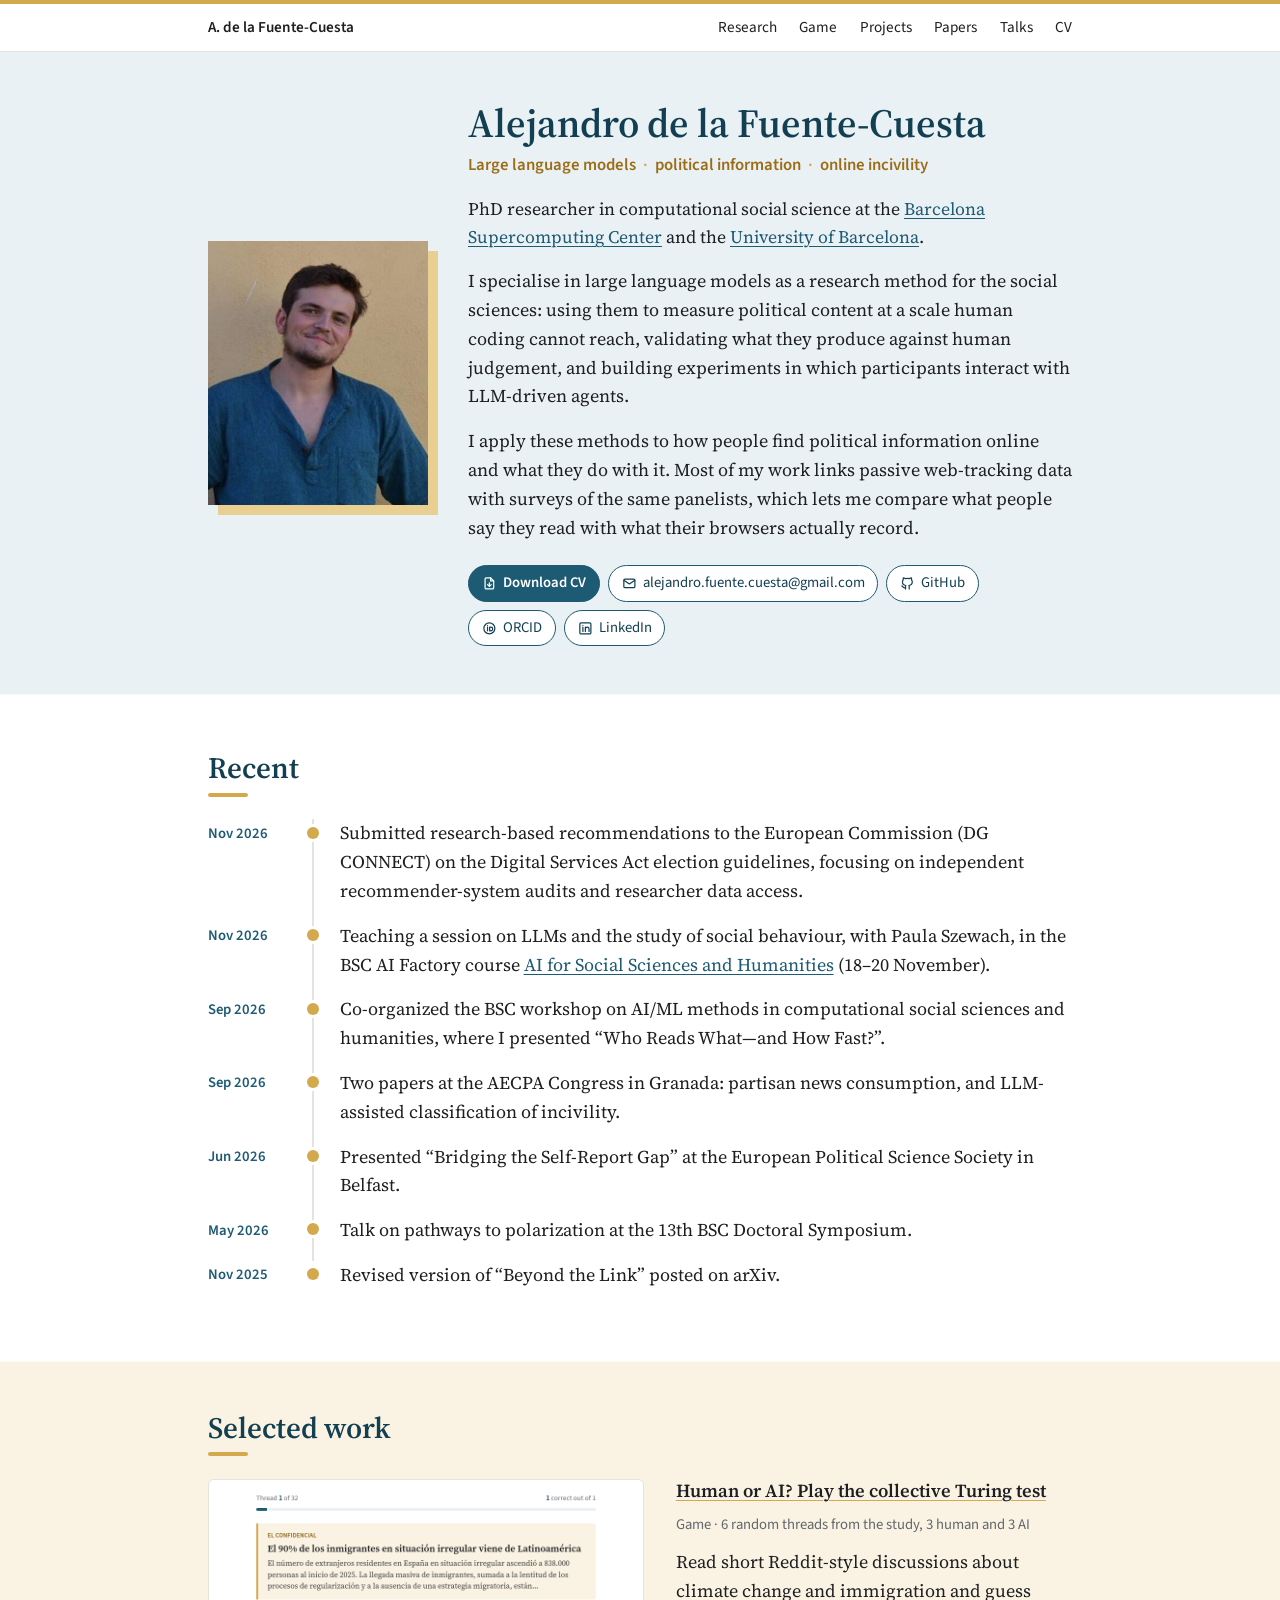
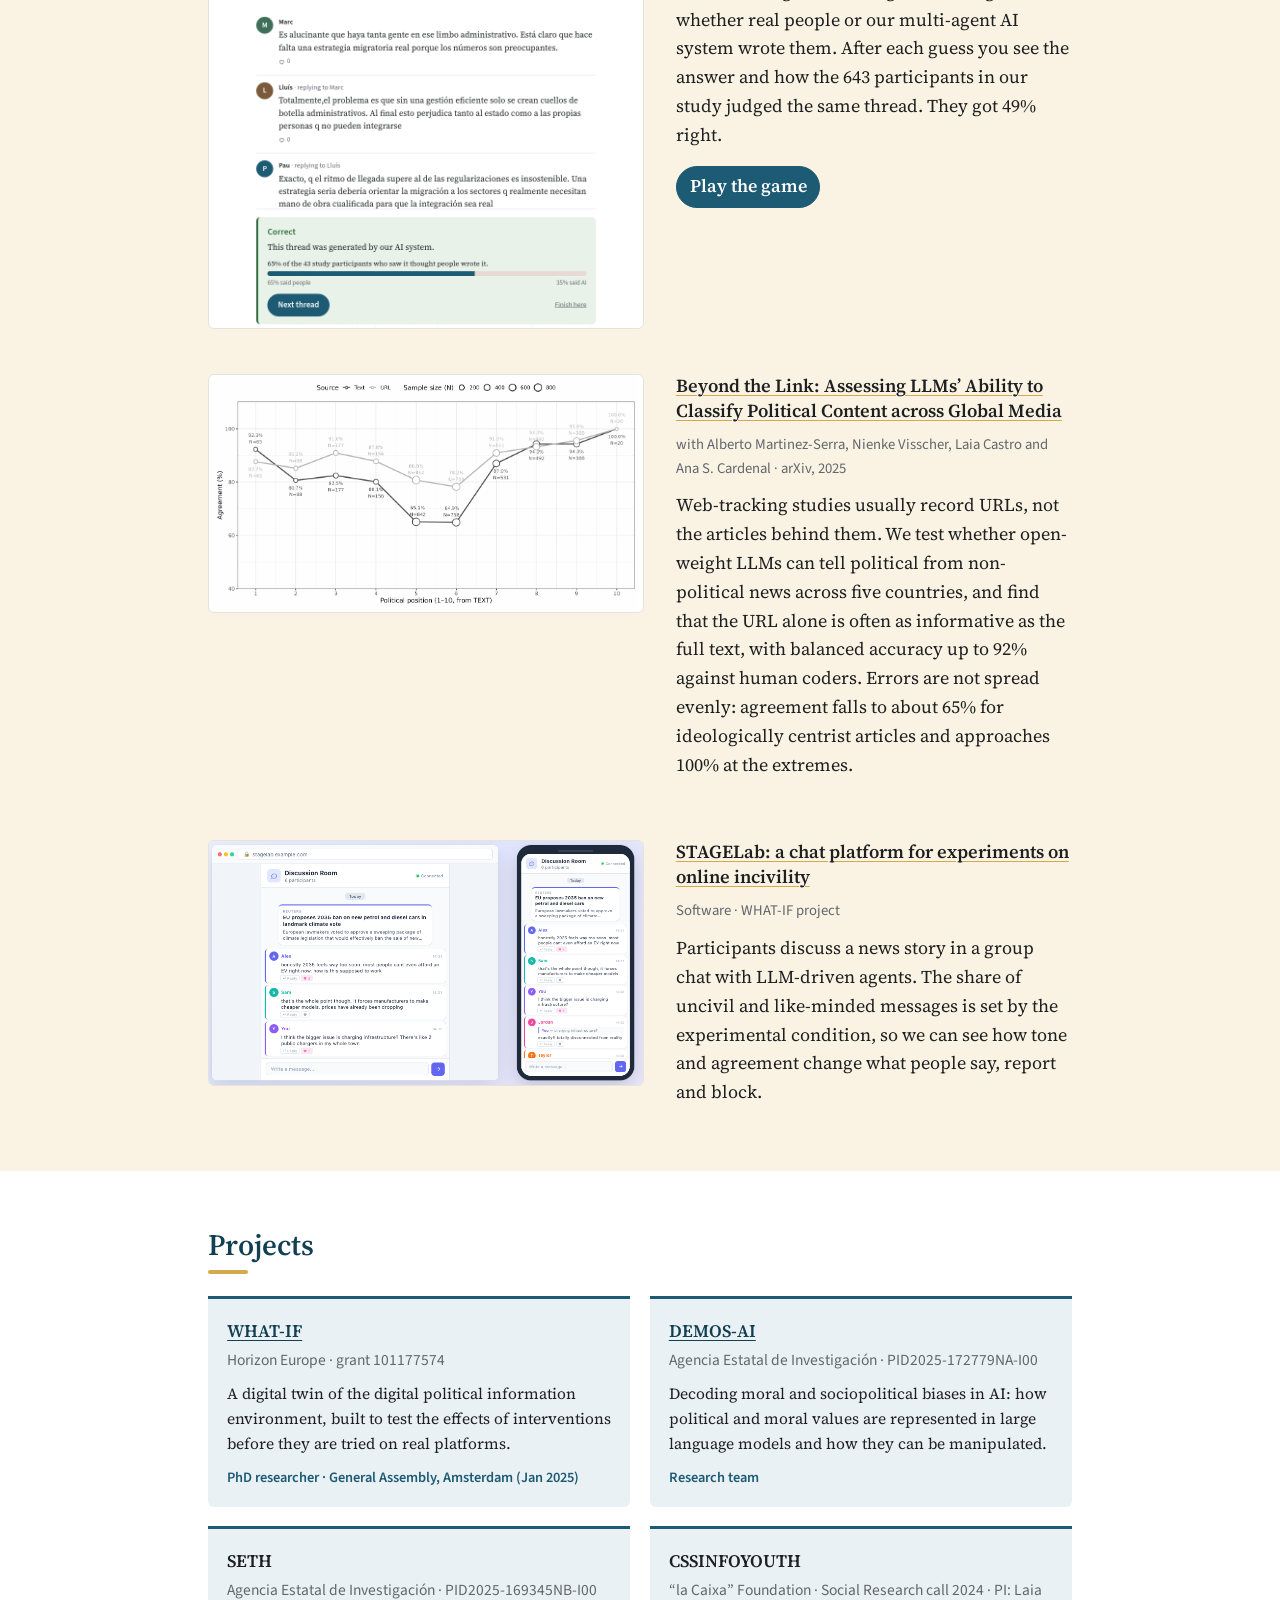
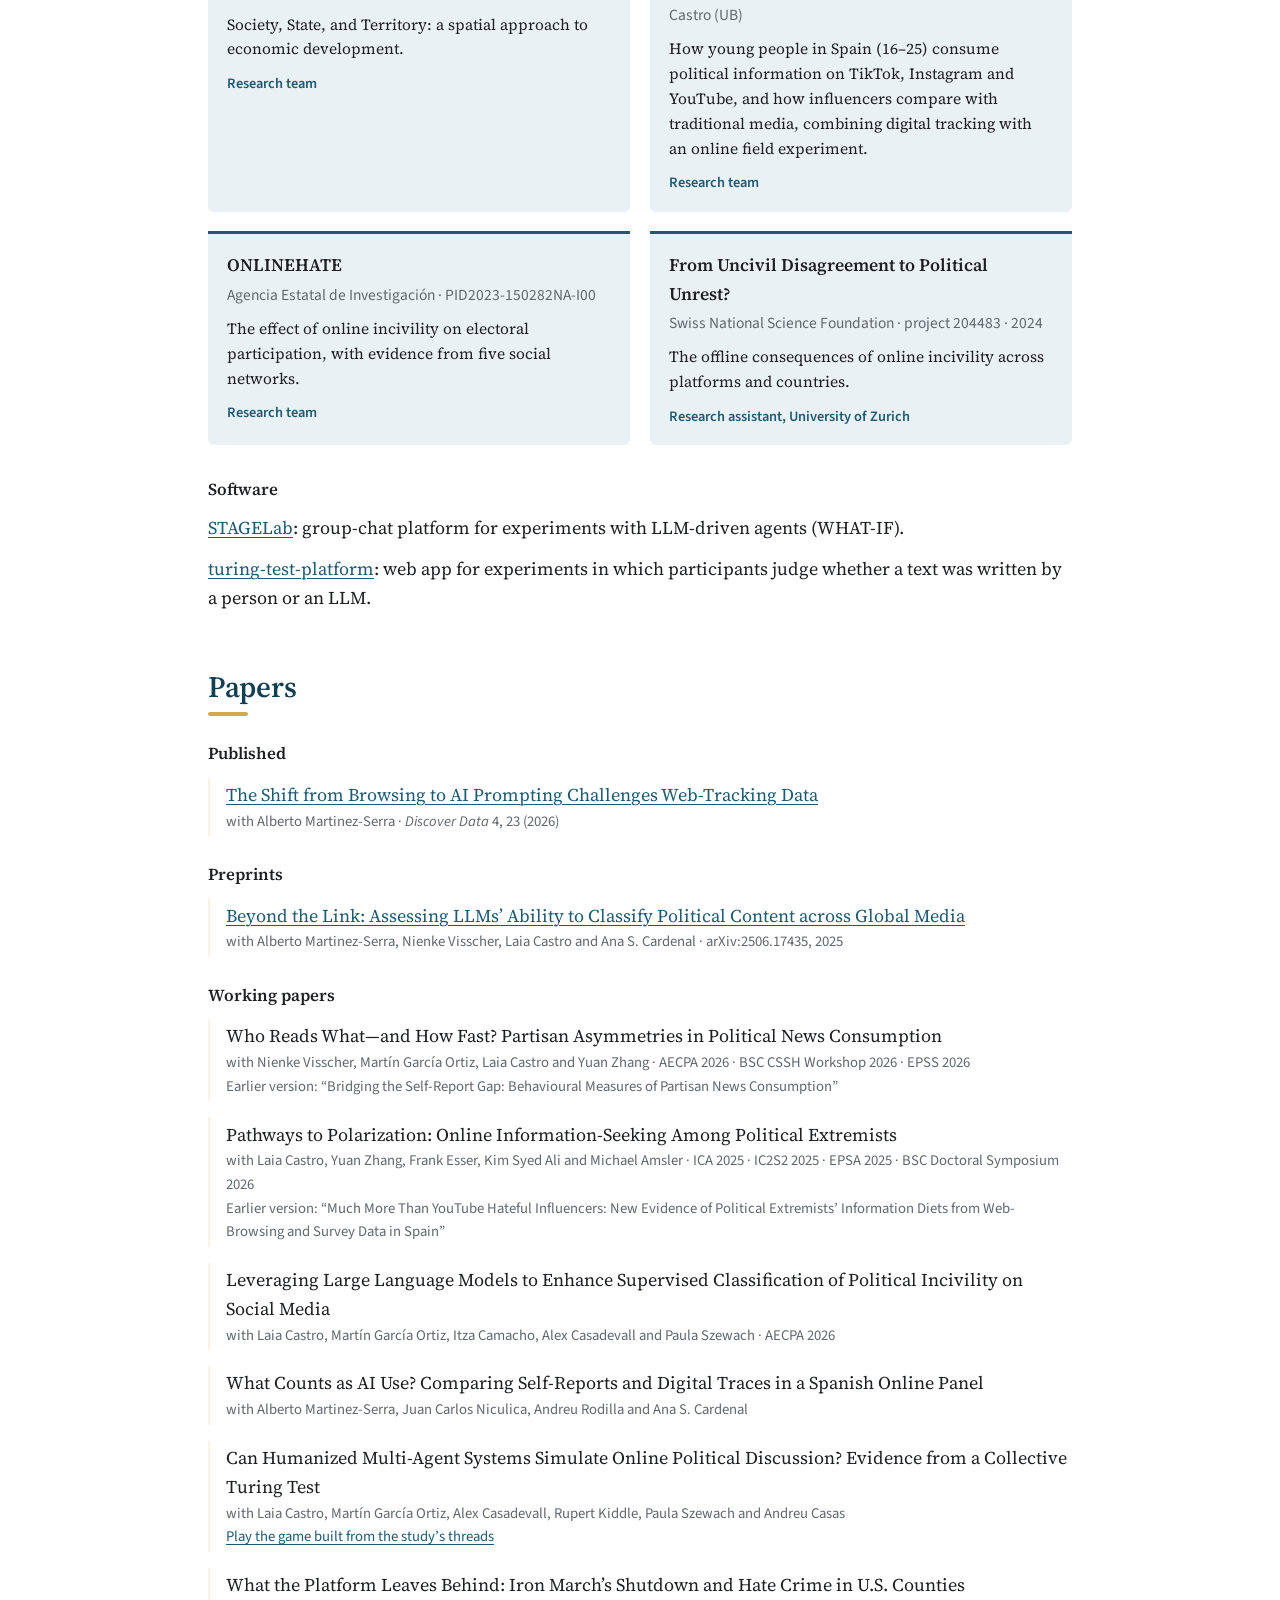
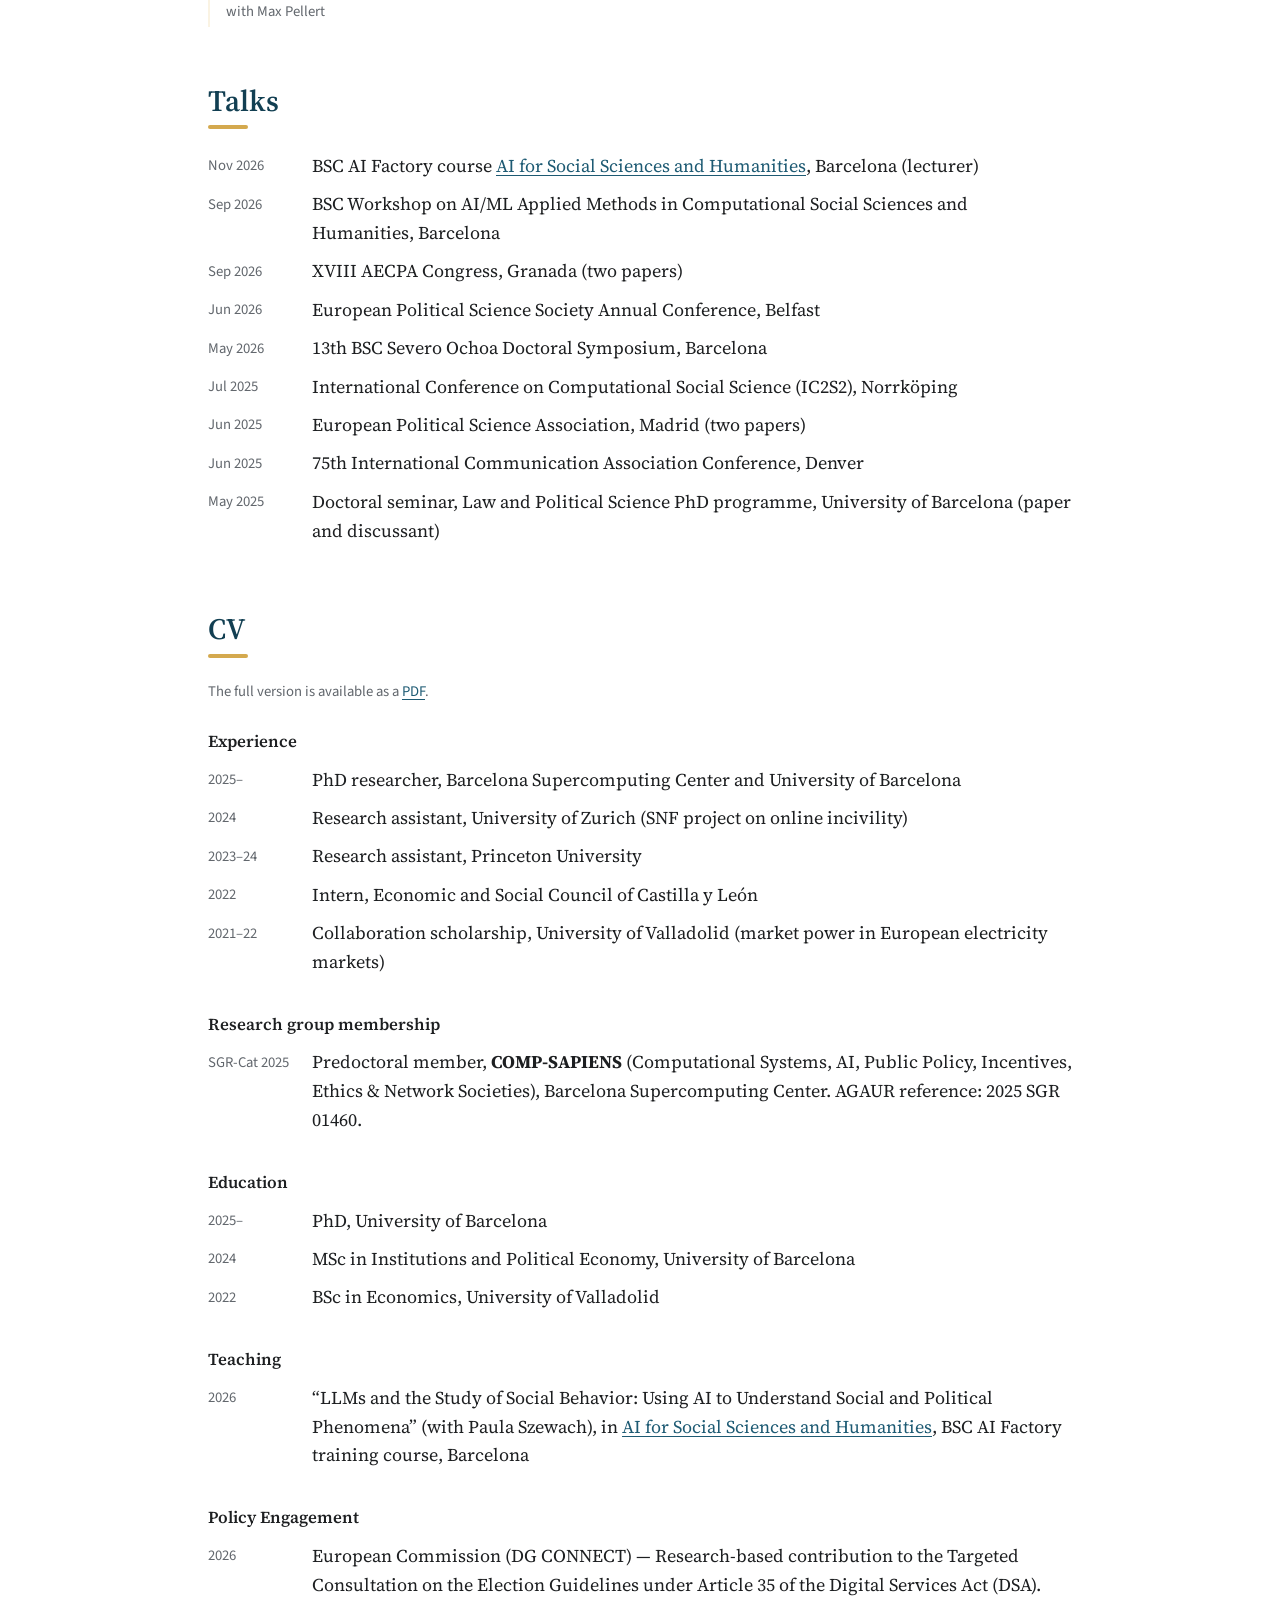
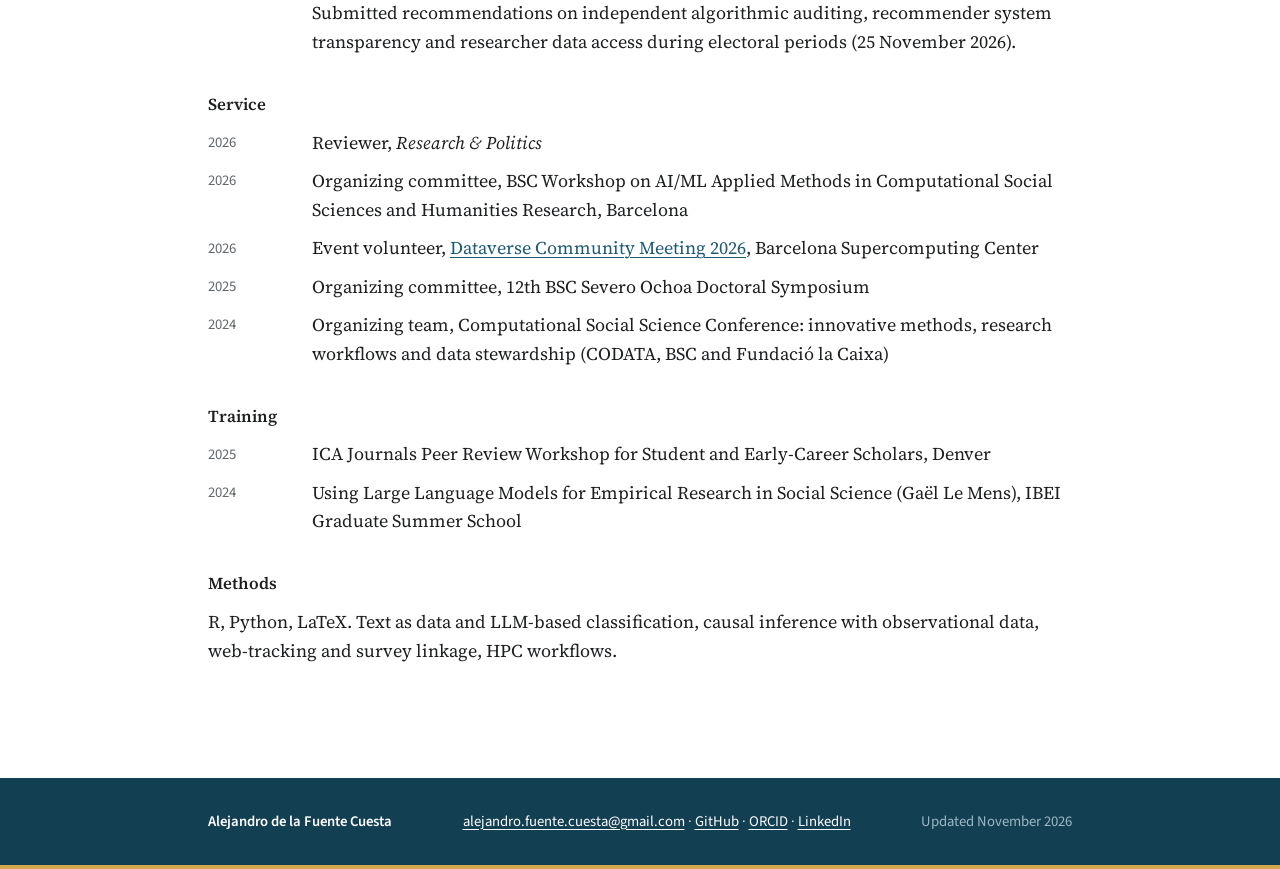
<file: index.html>
<!doctype html>
<html lang="en">
<head>
<meta charset="utf-8">
<meta name="viewport" content="width=device-width, initial-scale=1">
<title>Alejandro de la Fuente Cuesta · PhD researcher, BSC &amp; University of Barcelona</title>
<meta name="description" content="Alejandro de la Fuente Cuesta (Alejandro de la Fuente-Cuesta), PhD researcher at the Barcelona Supercomputing Center and the University of Barcelona, specialising in large language models as a research method for the social sciences.">
<meta name="author" content="Alejandro de la Fuente Cuesta">
<meta name="google-site-verification" content="A7DSYJ0JhT891RV7trRxIm1_tT9O5_MNJvGLFNp3k6Q">
<link rel="canonical" href="https://alejandrofuentecuesta.github.io/">
<meta property="og:type" content="profile">
<meta property="og:title" content="Alejandro de la Fuente Cuesta">
<meta property="og:description" content="PhD researcher at the Barcelona Supercomputing Center and the University of Barcelona. Large language models as a research method; political information online; incivility.">
<meta property="og:url" content="https://alejandrofuentecuesta.github.io/">
<meta property="og:image" content="https://alejandrofuentecuesta.github.io/img/photo.jpg">
<meta property="profile:first_name" content="Alejandro">
<meta property="profile:last_name" content="de la Fuente Cuesta">
<meta name="twitter:card" content="summary">
<script type="application/ld+json">
{
  "@context": "https://schema.org",
  "@type": "Person",
  "name": "Alejandro de la Fuente Cuesta",
  "alternateName": ["Alejandro de la Fuente-Cuesta", "Alejandro De La Fuente-Cuesta", "Alejandro de la Fuente"],
  "givenName": "Alejandro",
  "familyName": "de la Fuente Cuesta",
  "url": "https://alejandrofuentecuesta.github.io/",
  "image": "https://alejandrofuentecuesta.github.io/img/photo.jpg",
  "jobTitle": "PhD researcher",
  "email": "mailto:alejandro.fuente.cuesta@gmail.com",
  "affiliation": [
    {"@type": "Organization", "name": "Barcelona Supercomputing Center", "url": "https://www.bsc.es/"},
    {"@type": "CollegeOrUniversity", "name": "University of Barcelona", "url": "https://www.ub.edu/"}
  ],
  "alumniOf": [
    {"@type": "CollegeOrUniversity", "name": "University of Barcelona"},
    {"@type": "CollegeOrUniversity", "name": "University of Valladolid"}
  ],
  "knowsAbout": ["Large language models", "Computational social science", "Political communication", "Web-tracking data", "Online incivility", "Political polarization"],
  "sameAs": [
    "https://orcid.org/0009-0006-2961-4059",
    "https://github.com/Alejandrofuentecuesta",
    "https://www.bsc.es/de-la-fuente-cuesta-alejandro",
    "https://www.linkedin.com/in/alejandro-de-la-fuente-488835200/"
  ]
}
</script>
<link rel="preconnect" href="https://fonts.googleapis.com">
<link rel="preconnect" href="https://fonts.gstatic.com" crossorigin>
<link href="https://fonts.googleapis.com/css2?family=Source+Sans+3:wght@400;600&family=Source+Serif+4:ital,opsz,wght@0,8..60,400;0,8..60,600;1,8..60,400&display=swap" rel="stylesheet">
<link rel="icon" href="favicon.svg" type="image/svg+xml">
<link rel="stylesheet" href="style.css">
</head>
<body>

<nav>
  <div class="nav-inner">
    <a class="home" href="#top">A. de la Fuente-Cuesta</a>
    <span class="nav-links">
      <a href="#research">Research</a>
      <a href="turing/">Game</a>
      <a href="#projects">Projects</a>
      <a href="#papers">Papers</a>
      <a href="#talks">Talks</a>
      <a href="#cv">CV</a>
    </span>
  </div>
</nav>

<main id="top">

<header class="band-teal">
  <img class="photo" src="img/photo.jpg" width="220" height="264" alt="Alejandro de la Fuente-Cuesta">
  <div class="intro">
    <h1>Alejandro de la Fuente-Cuesta</h1>
    <p class="kicker">Large language models <span>·</span> political information <span>·</span> online incivility</p>
    <p class="role">PhD researcher in computational social science at the <a href="https://www.bsc.es/">Barcelona Supercomputing Center</a> and the <a href="https://www.ub.edu/">University of Barcelona</a>.</p>
    <p>I specialise in large language models as a research method for the social sciences: using them to measure political content at a scale human coding cannot reach, validating what they produce against human judgement, and building experiments in which participants interact with LLM-driven agents.</p>
    <p>I apply these methods to how people find political information online and what they do with it. Most of my work links passive web-tracking data with surveys of the same panelists, which lets me compare what people say they read with what their browsers actually record.</p>
    <p class="contact">
      <a class="btn btn-solid" href="cv/de_la_Fuente-Cuesta_CV.pdf"><svg viewBox="0 0 24 24" aria-hidden="true"><path d="M14 3H7a2 2 0 0 0-2 2v14a2 2 0 0 0 2 2h10a2 2 0 0 0 2-2V8z"/><path d="M14 3v5h5M12 11v6m-3-3 3 3 3-3"/></svg>Download CV</a>
      <a class="btn" href="mailto:alejandro.fuente.cuesta@gmail.com"><svg viewBox="0 0 24 24" aria-hidden="true"><rect x="3" y="5" width="18" height="14" rx="2"/><path d="m3 7 9 6 9-6"/></svg>alejandro.fuente.cuesta@gmail.com</a>
      <a class="btn" href="https://github.com/Alejandrofuentecuesta"><svg viewBox="0 0 24 24" aria-hidden="true"><path d="M9 19c-4.3 1.4-4.3-2.5-6-3m12 5v-3.5c0-1 .1-1.4-.5-2 2.8-.3 5.5-1.4 5.5-6a4.6 4.6 0 0 0-1.3-3.2 4.2 4.2 0 0 0-.1-3.2s-1.1-.3-3.5 1.3a12.3 12.3 0 0 0-6.2 0C6.5 2.8 5.4 3.1 5.4 3.1a4.2 4.2 0 0 0-.1 3.2A4.6 4.6 0 0 0 4 9.5c0 4.6 2.7 5.7 5.5 6-.6.6-.6 1.2-.5 2V21"/></svg>GitHub</a>
      <a class="btn" href="https://orcid.org/0009-0006-2961-4059"><svg viewBox="0 0 24 24" aria-hidden="true"><circle cx="12" cy="12" r="9"/><path d="M9 10v6M9 7.5v.01M12.5 16v-6h2a3 3 0 0 1 0 6z"/></svg>ORCID</a>
      <a class="btn" href="https://www.linkedin.com/in/alejandro-de-la-fuente-488835200/"><svg viewBox="0 0 24 24" aria-hidden="true"><rect x="3" y="3" width="18" height="18" rx="2"/><path d="M8 10v7M8 7v.01M12 17v-7m0 3a3 3 0 0 1 6 0v4"/></svg>LinkedIn</a>
    </p>
  </div>
</header>

<section class="news">
  <h2>Recent</h2>
  <dl>
    <dt>Nov 2026</dt><dd>Submitted research-based recommendations to the European Commission (DG CONNECT) on the Digital Services Act election guidelines, focusing on independent recommender-system audits and researcher data access.</dd>
    <dt>Nov 2026</dt><dd>Teaching a session on LLMs and the study of social behaviour, with Paula Szewach, in the BSC AI Factory course <a href="https://bsc-aifactory.eu/training/ai-for-social-sciences-and-humanities/">AI for Social Sciences and Humanities</a> (18–20 November).</dd>
    <dt>Sep 2026</dt><dd>Co-organized the BSC workshop on AI/ML methods in computational social sciences and humanities, where I presented “Who Reads What—and How Fast?”.</dd>
    <dt>Sep 2026</dt><dd>Two papers at the AECPA Congress in Granada: partisan news consumption, and LLM-assisted classification of incivility.</dd>
    <dt>Jun 2026</dt><dd>Presented “Bridging the Self-Report Gap” at the European Political Science Society in Belfast.</dd>
    <dt>May 2026</dt><dd>Talk on pathways to polarization at the 13th BSC Doctoral Symposium.</dd>
    <dt>Nov 2025</dt><dd>Revised version of “Beyond the Link” posted on arXiv.</dd>
  </dl>
</section>

<section id="research" class="band-ochre">
  <h2>Selected work</h2>

  <article class="feature">
    <figure>
      <a href="turing/"><img src="img/turing-game.png" width="900" height="930" loading="lazy" alt="Screenshot of the game: a news headline, a Reddit-style thread and feedback saying whether the guess was right, with the share of study participants who judged the thread human."></a>
    </figure>
    <div>
      <h3><a href="turing/">Human or AI? Play the collective Turing test</a></h3>
      <p class="meta">Game · 6 random threads from the study, 3 human and 3 AI</p>
      <p>Read short Reddit-style discussions about climate change and immigration and guess whether real people or our multi-agent AI system wrote them. After each guess you see the answer and how the 643 participants in our study judged the same thread. They got 49% right.</p>
      <p><a class="btn btn-solid" href="turing/">Play the game</a></p>
    </div>
  </article>

  <article class="feature">
    <figure>
      <img src="img/beyond-the-link-fig6.png" width="1187" height="650" loading="lazy" alt="Line chart of agreement between LLM and human coders by political position of the text, from 1 to 10, for text-based and URL-based classification. Agreement dips to about 65 percent for centrist texts with full text and stays near 80 percent with URLs.">
    </figure>
    <div>
      <h3><a href="https://arxiv.org/abs/2506.17435">Beyond the Link: Assessing LLMs’ Ability to Classify Political Content across Global Media</a></h3>
      <p class="meta">with Alberto Martinez-Serra, Nienke Visscher, Laia Castro and Ana S. Cardenal · arXiv, 2025</p>
      <p>Web-tracking studies usually record URLs, not the articles behind them. We test whether open-weight LLMs can tell political from non-political news across five countries, and find that the URL alone is often as informative as the full text, with balanced accuracy up to 92% against human coders. Errors are not spread evenly: agreement falls to about 65% for ideologically centrist articles and approaches 100% at the extremes.</p>
    </div>
  </article>

  <article class="feature">
    <figure>
      <img src="img/chat-platform.png" width="849" height="477" loading="lazy" alt="Screenshot of the discussion room on desktop and mobile, with a news headline followed by messages from several participants.">
    </figure>
    <div>
      <h3><a href="https://github.com/Alejandrofuentecuesta/wp5_pilot_platform">STAGELab: a chat platform for experiments on online incivility</a></h3>
      <p class="meta">Software · WHAT-IF project</p>
      <p>Participants discuss a news story in a group chat with LLM-driven agents. The share of uncivil and like-minded messages is set by the experimental condition, so we can see how tone and agreement change what people say, report and block.</p>
    </div>
  </article>
</section>

<section id="projects">
  <h2>Projects</h2>
  <div class="projects">
    <article class="project">
      <h3><a href="https://what-if-horizon.eu/">WHAT-IF</a></h3>
      <p class="meta">Horizon Europe · grant 101177574</p>
      <p>A digital twin of the digital political information environment, built to test the effects of interventions before they are tried on real platforms.</p>
      <p class="role-line">PhD researcher · General Assembly, Amsterdam (Jan 2025)</p>
    </article>
    <article class="project">
      <h3><a href="https://demos-ai.duckdns.org/">DEMOS-AI</a></h3>
      <p class="meta">Agencia Estatal de Investigación · PID2025-172779NA-I00</p>
      <p>Decoding moral and sociopolitical biases in AI: how political and moral values are represented in large language models and how they can be manipulated.</p>
      <p class="role-line">Research team</p>
    </article>
    <article class="project">
      <h3>SETH</h3>
      <p class="meta">Agencia Estatal de Investigación · PID2025-169345NB-I00</p>
      <p>Society, State, and Territory: a spatial approach to economic development.</p>
      <p class="role-line">Research team</p>
    </article>
    <article class="project">
      <h3>CSSINFOYOUTH</h3>
      <p class="meta">“la Caixa” Foundation · Social Research call 2024 · PI: Laia Castro (UB)</p>
      <p>How young people in Spain (16–25) consume political information on TikTok, Instagram and YouTube, and how influencers compare with traditional media, combining digital tracking with an online field experiment.</p>
      <p class="role-line">Research team</p>
    </article>
    <article class="project">
      <h3>ONLINEHATE</h3>
      <p class="meta">Agencia Estatal de Investigación · PID2023-150282NA-I00</p>
      <p>The effect of online incivility on electoral participation, with evidence from five social networks.</p>
      <p class="role-line">Research team</p>
    </article>
    <article class="project">
      <h3>From Uncivil Disagreement to Political Unrest?</h3>
      <p class="meta">Swiss National Science Foundation · project 204483 · 2024</p>
      <p>The offline consequences of online incivility across platforms and countries.</p>
      <p class="role-line">Research assistant, University of Zurich</p>
    </article>
  </div>

  <h3 class="sub-h">Software</h3>
  <ul class="plain">
    <li><a href="https://github.com/Alejandrofuentecuesta/wp5_pilot_platform">STAGELab</a>: group-chat platform for experiments with LLM-driven agents (WHAT-IF).</li>
    <li><a href="https://github.com/Alejandrofuentecuesta/turing-test-platform">turing-test-platform</a>: web app for experiments in which participants judge whether a text was written by a person or an LLM.</li>
  </ul>
</section>

<section id="papers">
  <h2>Papers</h2>
  <h3>Published</h3>
  <ul class="pubs">
    <li>
      <span class="title"><a href="https://doi.org/10.1007/s44248-026-00122-1">The Shift from Browsing to AI Prompting Challenges Web-Tracking Data</a></span>
      <span class="meta">with Alberto Martinez-Serra · <em>Discover Data</em> 4, 23 (2026)</span>
    </li>
  </ul>
  <h3>Preprints</h3>
  <ul class="pubs">
    <li>
      <span class="title"><a href="https://arxiv.org/abs/2506.17435">Beyond the Link: Assessing LLMs’ Ability to Classify Political Content across Global Media</a></span>
      <span class="meta">with Alberto Martinez-Serra, Nienke Visscher, Laia Castro and Ana S. Cardenal · arXiv:2506.17435, 2025</span>
    </li>
  </ul>
  <h3>Working papers</h3>
  <ul class="pubs">
    <li>
      <span class="title">Who Reads What—and How Fast? Partisan Asymmetries in Political News Consumption</span>
      <span class="meta">with Nienke Visscher, Martín García Ortiz, Laia Castro and Yuan Zhang · AECPA 2026 · BSC CSSH Workshop 2026 · EPSS 2026</span>
      <span class="meta">Earlier version: “Bridging the Self-Report Gap: Behavioural Measures of Partisan News Consumption”</span>
    </li>
    <li>
      <span class="title">Pathways to Polarization: Online Information-Seeking Among Political Extremists</span>
      <span class="meta">with Laia Castro, Yuan Zhang, Frank Esser, Kim Syed Ali and Michael Amsler · ICA 2025 · IC2S2 2025 · EPSA 2025 · BSC Doctoral Symposium 2026</span>
      <span class="meta">Earlier version: “Much More Than YouTube Hateful Influencers: New Evidence of Political Extremists’ Information Diets from Web-Browsing and Survey Data in Spain”</span>
    </li>
    <li>
      <span class="title">Leveraging Large Language Models to Enhance Supervised Classification of Political Incivility on Social Media</span>
      <span class="meta">with Laia Castro, Martín García Ortiz, Itza Camacho, Alex Casadevall and Paula Szewach · AECPA 2026</span>
    </li>
    <li>
      <span class="title">What Counts as AI Use? Comparing Self-Reports and Digital Traces in a Spanish Online Panel</span>
      <span class="meta">with Alberto Martinez-Serra, Juan Carlos Niculica, Andreu Rodilla and Ana S. Cardenal</span>
    </li>
    <li>
      <span class="title">Can Humanized Multi-Agent Systems Simulate Online Political Discussion? Evidence from a Collective Turing Test</span>
      <span class="meta">with Laia Castro, Martín García Ortiz, Alex Casadevall, Rupert Kiddle, Paula Szewach and Andreu Casas</span>
      <span class="meta"><a href="turing/">Play the game built from the study’s threads</a></span>
    </li>
    <li>
      <span class="title">What the Platform Leaves Behind: Iron March’s Shutdown and Hate Crime in U.S. Counties</span>
      <span class="meta">with Max Pellert</span>
    </li>
  </ul>
</section>

<section id="talks">
  <h2>Talks</h2>
  <table class="rows">
    <tr><td>Nov 2026</td><td>BSC AI Factory course <a href="https://bsc-aifactory.eu/training/ai-for-social-sciences-and-humanities/">AI for Social Sciences and Humanities</a>, Barcelona (lecturer)</td></tr>
    <tr><td>Sep 2026</td><td>BSC Workshop on AI/ML Applied Methods in Computational Social Sciences and Humanities, Barcelona</td></tr>
    <tr><td>Sep 2026</td><td>XVIII AECPA Congress, Granada (two papers)</td></tr>
    <tr><td>Jun 2026</td><td>European Political Science Society Annual Conference, Belfast</td></tr>
    <tr><td>May 2026</td><td>13th BSC Severo Ochoa Doctoral Symposium, Barcelona</td></tr>
    <tr><td>Jul 2025</td><td>International Conference on Computational Social Science (IC2S2), Norrköping</td></tr>
    <tr><td>Jun 2025</td><td>European Political Science Association, Madrid (two papers)</td></tr>
    <tr><td>Jun 2025</td><td>75th International Communication Association Conference, Denver</td></tr>
    <tr><td>May 2025</td><td>Doctoral seminar, Law and Political Science PhD programme, University of Barcelona (paper and discussant)</td></tr>
  </table>
</section>

<section id="cv">
  <h2>CV</h2>
  <p class="meta">The full version is available as a <a href="cv/de_la_Fuente-Cuesta_CV.pdf">PDF</a>.</p>
  <h3>Experience</h3>
  <table class="rows">
    <tr><td>2025–</td><td>PhD researcher, Barcelona Supercomputing Center and University of Barcelona</td></tr>
    <tr><td>2024</td><td>Research assistant, University of Zurich (SNF project on online incivility)</td></tr>
    <tr><td>2023–24</td><td>Research assistant, Princeton University</td></tr>
    <tr><td>2022</td><td>Intern, Economic and Social Council of Castilla y León</td></tr>
    <tr><td>2021–22</td><td>Collaboration scholarship, University of Valladolid (market power in European electricity markets)</td></tr>
  </table>

  <h3>Research group membership</h3>
  <table class="rows">
    <tr><td>SGR-Cat 2025</td><td>Predoctoral member, <strong>COMP-SAPIENS</strong> (Computational Systems, AI, Public Policy, Incentives, Ethics &amp; Network Societies), Barcelona Supercomputing Center. AGAUR reference: 2025 SGR 01460.</td></tr>
  </table>

  <h3>Education</h3>
  <table class="rows">
    <tr><td>2025–</td><td>PhD, University of Barcelona</td></tr>
    <tr><td>2024</td><td>MSc in Institutions and Political Economy, University of Barcelona</td></tr>
    <tr><td>2022</td><td>BSc in Economics, University of Valladolid</td></tr>
  </table>

  <h3>Teaching</h3>
  <table class="rows">
    <tr><td>2026</td><td>“LLMs and the Study of Social Behavior: Using AI to Understand Social and Political Phenomena” (with Paula Szewach), in <a href="https://bsc-aifactory.eu/training/ai-for-social-sciences-and-humanities/">AI for Social Sciences and Humanities</a>, BSC AI Factory training course, Barcelona</td></tr>
  </table>

  <h3>Policy Engagement</h3>
  <table class="rows">
    <tr><td>2026</td><td>European Commission (DG CONNECT) — Research-based contribution to the Targeted Consultation on the Election Guidelines under Article 35 of the Digital Services Act (DSA). Submitted recommendations on independent algorithmic auditing, recommender system transparency and researcher data access during electoral periods (25 November 2026).</td></tr>
  </table>

  <h3>Service</h3>
  <table class="rows">
    <tr><td>2026</td><td>Reviewer, <i>Research &amp; Politics</i></td></tr>
    <tr><td>2026</td><td>Organizing committee, BSC Workshop on AI/ML Applied Methods in Computational Social Sciences and Humanities Research, Barcelona</td></tr>
    <tr><td>2026</td><td>Event volunteer, <a href="https://www.bsc.es/news/events/dataverse-community-meeting-2026">Dataverse Community Meeting 2026</a>, Barcelona Supercomputing Center</td></tr>
    <tr><td>2025</td><td>Organizing committee, 12th BSC Severo Ochoa Doctoral Symposium</td></tr>
    <tr><td>2024</td><td>Organizing team, Computational Social Science Conference: innovative methods, research workflows and data stewardship (CODATA, BSC and Fundació la Caixa)</td></tr>
  </table>

  <h3>Training</h3>
  <table class="rows">
    <tr><td>2025</td><td>ICA Journals Peer Review Workshop for Student and Early-Career Scholars, Denver</td></tr>
    <tr><td>2024</td><td>Using Large Language Models for Empirical Research in Social Science (Gaël Le Mens), IBEI Graduate Summer School</td></tr>
  </table>

  <h3>Methods</h3>
  <p>R, Python, LaTeX. Text as data and LLM-based classification, causal inference with observational data, web-tracking and survey linkage, HPC workflows.</p>
</section>

</main>
<footer>
  <div class="foot-inner">
    <span class="foot-name">Alejandro de la Fuente Cuesta</span>
    <span><a href="mailto:alejandro.fuente.cuesta@gmail.com">alejandro.fuente.cuesta@gmail.com</a> · <a href="https://github.com/Alejandrofuentecuesta">GitHub</a> · <a href="https://orcid.org/0009-0006-2961-4059">ORCID</a> · <a href="https://www.linkedin.com/in/alejandro-de-la-fuente-488835200/">LinkedIn</a></span>
    <span class="foot-upd">Updated November 2026</span>
  </div>
</footer>
</body>
</html>
</file>
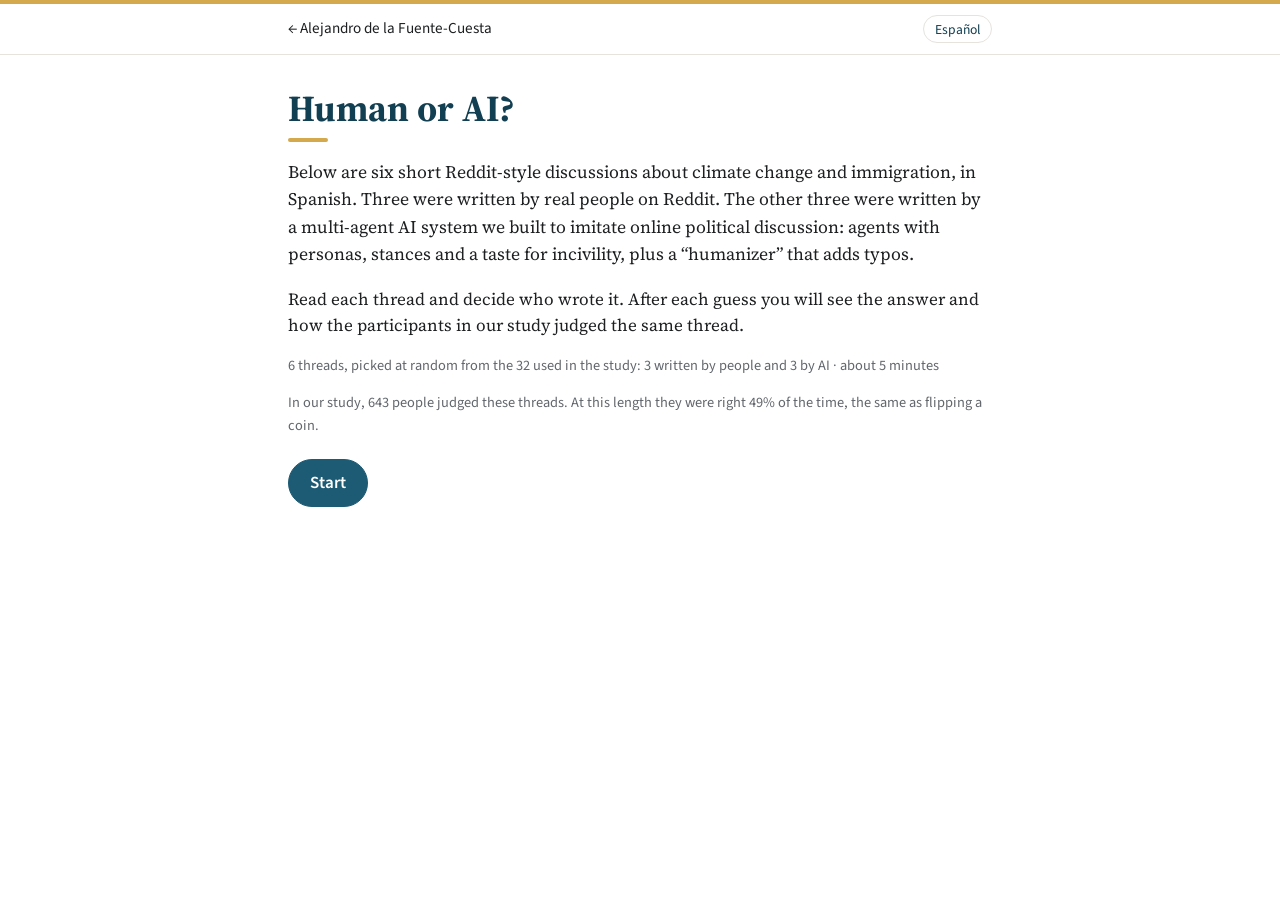
<file: turing/index.html>
<!doctype html>
<html lang="en">
<head>
<meta charset="utf-8">
<meta name="viewport" content="width=device-width, initial-scale=1">
<title>Human or AI? A collective Turing test</title>
<meta name="description" content="Read online political discussions and guess whether people or a multi-agent AI system wrote them. Built from the stimuli of a collective Turing test with 643 participants.">
<link rel="icon" href="../favicon.svg" type="image/svg+xml">
<link rel="canonical" href="https://alejandrofuentecuesta.github.io/turing/">
<meta name="author" content="Alejandro de la Fuente Cuesta">
<meta property="og:title" content="Human or AI? A collective Turing test">
<meta property="og:url" content="https://alejandrofuentecuesta.github.io/turing/">
<meta property="og:image" content="https://alejandrofuentecuesta.github.io/img/turing-game.png">
<link rel="preconnect" href="https://fonts.googleapis.com">
<link rel="preconnect" href="https://fonts.gstatic.com" crossorigin>
<link href="https://fonts.googleapis.com/css2?family=Source+Sans+3:wght@400;600&family=Source+Serif+4:ital,opsz,wght@0,8..60,400;0,8..60,600;1,8..60,400&display=swap" rel="stylesheet">
<style>
:root {
  --bg: #ffffff; --text: #1d1f21; --muted: #62676d; --rule: #e6e3dd;
  --teal: #1d5a73; --teal-dark: #123f52; --teal-soft: #eaf1f4;
  --ochre: #d4a94e; --ochre-soft: #faf3e3;
  --ok: #2f6b3a; --ok-soft: #e8f2e9; --bad: #8c3b2b; --bad-soft: #f6e9e6;
  --serif: "Source Serif 4", Georgia, serif;
  --sans: "Source Sans 3", "Helvetica Neue", Arial, sans-serif;
  color-scheme: light;
}
* { box-sizing: border-box; }
body { margin: 0; background: var(--bg); color: var(--text); font: 17px/1.55 var(--serif); border-top: 4px solid var(--ochre); }
a { color: var(--teal); text-underline-offset: 3px; }
button { font: inherit; cursor: pointer; }

.top { border-bottom: 1px solid var(--rule); font-family: var(--sans); font-size: 0.95rem; }
.top-inner { max-width: 46rem; margin: 0 auto; padding: 0.7rem 1rem; display: flex; justify-content: space-between; align-items: center; gap: 1rem; }
.top a { color: var(--text); text-decoration: none; }
.top a:hover { color: var(--teal); }
.lang { border: 1px solid var(--rule); background: #fff; border-radius: 999px; padding: 0.15rem 0.7rem; font-size: 0.85rem; color: var(--teal-dark); }

main { max-width: 46rem; margin: 0 auto; padding: 2rem 1rem 4rem; }
h1 { font-size: 2.3rem; line-height: 1.15; color: var(--teal-dark); margin: 0 0 0.4rem; }
h1::after { content: ""; display: block; width: 2.5rem; height: 4px; margin-top: 0.5rem; background: var(--ochre); border-radius: 2px; }
.lede { font-size: 1.1rem; }
.muted { color: var(--muted); }
.small { font-family: var(--sans); font-size: 0.9rem; }

.btn { display: inline-flex; align-items: center; justify-content: center; gap: 0.4rem; padding: 0.6rem 1.3rem; border-radius: 999px;
  border: 1px solid var(--teal); background: #fff; color: var(--teal-dark); font-family: var(--sans); font-weight: 600; text-decoration: none; }
.btn:hover { background: var(--teal-soft); }
.btn-solid { background: var(--teal); color: #fff; }
.btn-solid:hover { background: var(--teal-dark); }
.btn-row { display: flex; flex-wrap: wrap; gap: 0.6rem; margin-top: 1.4rem; }

/* progress */
.status { display: flex; justify-content: space-between; align-items: baseline; font-family: var(--sans); font-size: 0.92rem; color: var(--muted); margin-bottom: 0.5rem; }
.status b { color: var(--teal-dark); }
.bar { height: 6px; background: var(--teal-soft); border-radius: 3px; overflow: hidden; margin-bottom: 1.6rem; }
.bar span { display: block; height: 100%; background: var(--teal); transition: width 0.3s; }

/* news card */
.news { background: var(--ochre-soft); border-left: 4px solid var(--ochre); padding: 1rem 1.2rem; border-radius: 0 6px 6px 0; margin-bottom: 1.4rem; }
.news .src { font-family: var(--sans); font-size: 0.8rem; font-weight: 600; letter-spacing: 0.02em; color: #8a5f10; }
.news h2 { font-size: 1.25rem; line-height: 1.3; margin: 0.2rem 0 0.4rem; }
.news p { margin: 0; font-size: 0.95rem; color: #3d3f42; }

/* thread */
.thread { list-style: none; padding: 0; margin: 0; }
.msg { display: grid; grid-template-columns: 2.2rem 1fr; gap: 0.7rem; padding: 0.85rem 0; border-bottom: 1px solid var(--rule); }
.msg:last-child { border-bottom: 0; }
.av { width: 2.2rem; height: 2.2rem; border-radius: 50%; display: grid; place-items: center; font-family: var(--sans); font-weight: 600; color: #fff; font-size: 0.95rem; }
.who { font-family: var(--sans); font-size: 0.9rem; }
.who b { color: var(--text); }
.who .re { color: var(--muted); }
.txt { margin: 0.15rem 0 0.25rem; overflow-wrap: anywhere; }
.likes { font-family: var(--sans); font-size: 0.8rem; color: var(--muted); display: inline-flex; align-items: center; gap: 0.25rem; }
.likes svg { width: 0.85rem; height: 0.85rem; fill: none; stroke: currentColor; stroke-width: 2; }

/* answer */
.ask { position: sticky; bottom: 0; background: rgba(255,255,255,0.97); border-top: 1px solid var(--rule); padding: 1rem 0 1.1rem; margin-top: 1rem; }
.ask p { margin: 0 0 0.6rem; font-family: var(--sans); font-weight: 600; text-align: center; }
.choices { display: grid; grid-template-columns: 1fr 1fr; gap: 0.7rem; }
.choice { padding: 0.85rem; border-radius: 8px; border: 2px solid var(--teal); background: #fff; color: var(--teal-dark); font-family: var(--sans); font-weight: 600; font-size: 1.05rem; }
.choice:hover { background: var(--teal-soft); }
.feedback { border-radius: 8px; padding: 1rem 1.2rem; }
.feedback.ok { background: var(--ok-soft); border-left: 4px solid var(--ok); }
.feedback.bad { background: var(--bad-soft); border-left: 4px solid var(--bad); }
.feedback h3 { margin: 0 0 0.3rem; font-family: var(--sans); font-size: 1.15rem; }
.feedback.ok h3 { color: var(--ok); }
.feedback.bad h3 { color: var(--bad); }
.feedback p { margin: 0 0 0.3rem; font-weight: 400; text-align: left; font-family: var(--serif); }
.crowd { margin: 0.6rem 0 0.2rem; }
.crowd .track { height: 10px; border-radius: 5px; background: #e9d9d4; overflow: hidden; display: flex; }
.crowd .track span { background: var(--teal); }
.crowd .legend { display: flex; justify-content: space-between; font-family: var(--sans); font-size: 0.82rem; color: var(--muted); margin-top: 0.2rem; }
.next-row { display: flex; justify-content: space-between; align-items: center; gap: 1rem; margin-top: 0.8rem; flex-wrap: wrap; }
.linkish { background: none; border: 0; padding: 0; color: var(--muted); text-decoration: underline; font-family: var(--sans); font-size: 0.9rem; }

/* results */
.score { font-size: 3.2rem; font-weight: 600; color: var(--teal-dark); line-height: 1; margin: 0.6rem 0 0.2rem; }
.compare { margin: 1.4rem 0; }
.compare .row { display: grid; grid-template-columns: 8.5rem 1fr 3.2rem; gap: 0.7rem; align-items: center; margin-bottom: 0.5rem; font-family: var(--sans); font-size: 0.95rem; }
.compare .track { height: 14px; background: var(--teal-soft); border-radius: 7px; overflow: hidden; }
.compare .track span { display: block; height: 100%; border-radius: 7px; }
.paper { margin-top: 2rem; padding: 1.2rem 1.3rem; background: var(--teal-soft); border-top: 3px solid var(--teal); border-radius: 0 0 6px 6px; }
.paper h3 { margin: 0 0 0.4rem; font-size: 1.15rem; }
.paper p { margin: 0 0 0.6rem; }

@media (max-width: 560px) {
  h1 { font-size: 1.9rem; }
  .compare .row { grid-template-columns: 6.5rem 1fr 2.8rem; }
}
</style>
</head>
<body>
<div class="top"><div class="top-inner">
  <a href="../">← Alejandro de la Fuente-Cuesta</a>
  <button class="lang" id="lang" type="button"></button>
</div></div>
<main id="app"></main>

<script src="threads.js"></script>
<script>
// Whether to link a public version of the paper; null shows a request-by-email link instead.
const PAPER_URL = null;
const CONTACT = "alejandro.fuente.cuesta@gmail.com";
const STUDY_ACCURACY = 49.2;   // share of correct judgments on 8-message threads in the study (1,286 judgments)
const STORE = "turing-game-v2";
const PER_SIDE = 3;            // threads per provenance in one game

const T = {
  en: {
    lang: "Español",
    title: "Human or AI?",
    lede: "Below are six short Reddit-style discussions about climate change and immigration, in Spanish. Three were written by real people on Reddit. The other three were written by a multi-agent AI system we built to imitate online political discussion: agents with personas, stances and a taste for incivility, plus a “humanizer” that adds typos.",
    how: "Read each thread and decide who wrote it. After each guess you will see the answer and how the participants in our study judged the same thread.",
    stats: n => `${n} threads, picked at random from the 32 used in the study: 3 written by people and 3 by AI · about 5 minutes`,
    study: "In our study, 643 people judged these threads. At this length they were right 49% of the time, the same as flipping a coin.",
    start: "Start", resume: (i, n) => `Continue (thread ${i} of ${n})`, restart: "Start over",
    progress: (i, n) => `Thread <b>${i}</b> of ${n}`,
    scoreLine: (c, a) => `<b>${c}</b> correct out of ${a}`,
    replying: "replying to",
    question: "Who wrote this discussion?",
    human: "People", ai: "AI",
    right: "Correct", wrong: "Not quite",
    wasAI: "This thread was generated by our AI system.",
    wasHuman: "This thread was written by real people on Reddit.",
    crowd: (p, n) => `${p}% of the ${n} study participants who saw it thought people wrote it.`,
    sideH: "said people", sideA: "said AI",
    next: "Next thread", finish: "See my results", stop: "Finish here",
    doneTitle: "Your result",
    youGot: (c, a) => `You got ${c} of ${a} right.`,
    you: "You", studyLbl: "Study participants", chance: "Coin flip",
    verdict: p => p >= 65 ? "That is well above what our participants managed. You may have a better eye for machine-written text than most." :
                  p >= 55 ? "A bit better than our participants and than chance, but the threads clearly fooled you more than once." :
                  p >= 45 ? "About the same as our participants and as chance. That is the point of the study: at this length, readers cannot tell them apart." :
                            "Below chance, like many of our participants. People tend to read insults, slang and typos as proof of a human, which are exactly the cues the system was built to produce.",
    paperTitle: "The paper behind the game",
    paperName: "Can Humanized Multi-Agent Systems Simulate Online Political Discussion? Evidence from a Collective Turing Test",
    paperText: "Two online panels (643 people, ages 18–75) judged artificial and authentic threads as human at almost identical rates (65% vs 66%). No respondent characteristic predicted who could tell them apart.",
    readPaper: "Read the paper", askPaper: "Ask me for a copy",
    again: "Play again", back: "Back to my website",
  },
  es: {
    lang: "English",
    title: "¿Humano o IA?",
    lede: "Aquí tienes seis discusiones breves de estilo Reddit sobre cambio climático e inmigración. Tres las escribió gente real en Reddit. Las otras tres, un sistema multiagente de IA que construimos para imitar la discusión política online: agentes con personaje, postura y tendencia a la incivilidad, más un “humanizador” que añade faltas de ortografía.",
    how: "Lee cada hilo y decide quién lo escribió. Después de cada respuesta verás la solución y cómo juzgaron ese mismo hilo los participantes de nuestro estudio.",
    stats: n => `${n} hilos elegidos al azar entre los 32 del estudio: 3 escritos por personas y 3 por IA · unos 5 minutos`,
    study: "En nuestro estudio, 643 personas juzgaron estos hilos. Con esta longitud acertaron el 49% de las veces, lo mismo que tirar una moneda.",
    start: "Empezar", resume: (i, n) => `Continuar (hilo ${i} de ${n})`, restart: "Empezar de nuevo",
    progress: (i, n) => `Hilo <b>${i}</b> de ${n}`,
    scoreLine: (c, a) => `<b>${c}</b> aciertos de ${a}`,
    replying: "respondiendo a",
    question: "¿Quién escribió esta discusión?",
    human: "Personas", ai: "IA",
    right: "¡Has acertado!", wrong: "Has fallado",
    wasAI: "Este hilo lo generó nuestro sistema de IA.",
    wasHuman: "Este hilo lo escribieron personas reales en Reddit.",
    crowd: (p, n) => `El ${p}% de los ${n} participantes del estudio que lo vieron pensó que lo habían escrito personas.`,
    sideH: "dijeron personas", sideA: "dijeron IA",
    next: "Siguiente hilo", finish: "Ver mi resultado", stop: "Terminar aquí",
    doneTitle: "Tu resultado",
    youGot: (c, a) => `Has acertado ${c} de ${a}.`,
    you: "Tú", studyLbl: "Participantes del estudio", chance: "Lanzar una moneda",
    verdict: p => p >= 65 ? "Muy por encima de lo que consiguieron nuestros participantes. Puede que tengas más ojo que la mayoría para el texto escrito por máquinas." :
                  p >= 55 ? "Algo mejor que nuestros participantes y que el azar, pero los hilos te engañaron más de una vez." :
                  p >= 45 ? "Más o menos como nuestros participantes y como el azar. Esa es la idea del estudio: con esta longitud no se distinguen." :
                            "Por debajo del azar, como muchos de nuestros participantes. Solemos tomar los insultos, la jerga y las faltas como prueba de que hay un humano detrás, y son justo las señales que el sistema estaba diseñado para producir.",
    paperTitle: "El paper detrás del juego",
    paperName: "Can Humanized Multi-Agent Systems Simulate Online Political Discussion? Evidence from a Collective Turing Test",
    paperText: "Dos paneles online (643 personas de 18 a 75 años) juzgaron como humanos los hilos artificiales y los auténticos en proporciones casi idénticas (65% frente a 66%). Ninguna característica de los participantes predijo quién sabía distinguirlos.",
    readPaper: "Leer el paper", askPaper: "Pídeme una copia",
    again: "Jugar otra vez", back: "Volver a mi web",
  },
};

const app = document.getElementById("app");
const langBtn = document.getElementById("lang");
const esc = s => String(s).replace(/[&<>"]/g, c => ({"&":"&amp;","<":"&lt;",">":"&gt;",'"':"&quot;"}[c]));
const AV = ["#1d5a73", "#b0802a", "#8c3b2b", "#3f6f5a", "#5b5f8a", "#7a5a3a"];
const avColor = name => AV[[...name].reduce((a, c) => a + c.charCodeAt(0), 0) % AV.length];
const heart = '<svg viewBox="0 0 24 24" aria-hidden="true"><path d="M12 20s-7-4.4-7-10a4 4 0 0 1 7-2.6A4 4 0 0 1 19 10c0 5.6-7 10-7 10z"/></svg>';

function load() { try { return JSON.parse(localStorage.getItem(STORE)) || null; } catch (e) { return null; } }
function save() { try { localStorage.setItem(STORE, JSON.stringify(state)); } catch (e) {} }

function shuffledOrder() {
  // Each game: PER_SIDE AI threads and PER_SIDE human threads, never two threads on the same news story.
  const shuffle = arr => { for (let i = arr.length - 1; i > 0; i--) { const j = Math.floor(Math.random() * (i + 1)); [arr[i], arr[j]] = [arr[j], arr[i]]; } return arr; };
  const used = new Set();
  const pick = wantAI => {
    const out = [];
    for (const i of shuffle(THREADS.map((t, k) => k).filter(k => THREADS[k].ai === wantAI))) {
      if (out.length === PER_SIDE) break;
      if (used.has(THREADS[i].news.title)) continue;
      used.add(THREADS[i].news.title); out.push(i);
    }
    return out;
  };
  // Alternate the side that picks first so neither provenance gets the leftover stories.
  const first = Math.random() < 0.5;
  const a = pick(first), b = pick(!first);
  return shuffle(a.concat(b));
}

let state = load();
if (!state || !Array.isArray(state.order) || state.order.length !== 2 * PER_SIDE) state = null;
let lang = (state && state.lang) || ((navigator.language || "en").toLowerCase().startsWith("es") ? "es" : "en");

function newGame() {
  state = { order: shuffledOrder(), pos: 0, answers: [], answered: false, lang };
  save();
}

function render() {
  const t = T[lang];
  document.documentElement.lang = lang;
  langBtn.textContent = t.lang;
  if (!state || state.view === "intro" || (!state.started)) return renderIntro();
  if (state.view === "done") return renderDone();
  renderRound();
}

function renderIntro() {
  const t = T[lang];
  const inProgress = state && state.started && state.answers.length > 0 && state.view !== "done";
  app.innerHTML = `
    <h1>${t.title}</h1>
    <p class="lede">${t.lede}</p>
    <p>${t.how}</p>
    <p class="small muted">${t.stats(2 * PER_SIDE)}</p>
    <p class="small muted">${t.study}</p>
    <div class="btn-row">
      ${inProgress ? `<button class="btn btn-solid" id="go">${t.resume(state.pos + 1, state.order.length)}</button>
                      <button class="btn" id="restart">${t.restart}</button>`
                   : `<button class="btn btn-solid" id="go">${t.start}</button>`}
    </div>`;
  document.getElementById("go").onclick = () => {
    if (!inProgress) newGame();
    state.started = true; state.view = "round"; save(); render(); window.scrollTo(0, 0);
  };
  const r = document.getElementById("restart");
  if (r) r.onclick = () => { newGame(); state.started = true; state.view = "round"; save(); render(); };
}

function renderRound() {
  const t = T[lang];
  const th = THREADS[state.order[state.pos]];
  const correct = state.answers.filter(a => a.ok).length;
  const done = state.answers.length;
  const msgs = th.msgs.map(m => `
    <li class="msg">
      <div class="av" style="background:${avColor(m.s)}">${esc(m.s[0])}</div>
      <div>
        <div class="who"><b>${esc(m.s)}</b>${m.r ? ` <span class="re">· ${t.replying} ${esc(m.r)}</span>` : ""}</div>
        <p class="txt">${esc(m.t)}</p>
        <span class="likes">${heart}${m.l}</span>
      </div>
    </li>`).join("");
  app.innerHTML = `
    <div class="status"><span>${t.progress(state.pos + 1, state.order.length)}</span><span>${t.scoreLine(correct, done)}</span></div>
    <div class="bar"><span style="width:${100 * done / state.order.length}%"></span></div>
    <div class="news" lang="es">
      <div class="src">${esc(th.news.src)}</div>
      <h2>${esc(th.news.title)}</h2>
      <p>${esc(th.news.lead)}</p>
    </div>
    <ol class="thread" lang="es">${msgs}</ol>
    <div class="ask" id="ask"></div>`;
  renderAsk();
}

function renderAsk() {
  const t = T[lang];
  const box = document.getElementById("ask");
  const th = THREADS[state.order[state.pos]];
  if (!state.answered) {
    box.innerHTML = `<p>${t.question}</p>
      <div class="choices">
        <button class="choice" data-ai="0">${t.human}</button>
        <button class="choice" data-ai="1">${t.ai}</button>
      </div>`;
    box.querySelectorAll(".choice").forEach(b => b.onclick = () => {
      const saidAI = b.dataset.ai === "1";
      state.answers.push({ i: state.order[state.pos], ok: saidAI === th.ai });
      state.answered = true; save(); render();
      document.getElementById("ask").scrollIntoView({ block: "nearest" });
    });
    return;
  }
  const last = state.answers[state.answers.length - 1];
  const p = Math.round(100 * th.human / th.n);
  const isLast = state.pos === state.order.length - 1;
  box.innerHTML = `
    <div class="feedback ${last.ok ? "ok" : "bad"}">
      <h3>${last.ok ? t.right : t.wrong}</h3>
      <p>${th.ai ? t.wasAI : t.wasHuman}</p>
      <div class="crowd">
        <p class="small">${t.crowd(p, th.n)}</p>
        <div class="track"><span style="width:${p}%"></span></div>
        <div class="legend"><span>${p}% ${t.sideH}</span><span>${100 - p}% ${t.sideA}</span></div>
      </div>
      <div class="next-row">
        <button class="btn btn-solid" id="next">${isLast ? t.finish : t.next}</button>
        ${isLast ? "" : `<button class="linkish" id="stop">${t.stop}</button>`}
      </div>
    </div>`;
  document.getElementById("next").onclick = () => {
    if (isLast) { state.view = "done"; } else { state.pos += 1; state.answered = false; }
    save(); render(); window.scrollTo(0, 0);
  };
  const s = document.getElementById("stop");
  if (s) s.onclick = () => { state.view = "done"; save(); render(); window.scrollTo(0, 0); };
}

function renderDone() {
  const t = T[lang];
  const a = state.answers.length;
  const c = state.answers.filter(x => x.ok).length;
  const pct = a ? Math.round(100 * c / a) : 0;
  const row = (label, v, color) => `<div class="row"><span>${label}</span><div class="track"><span style="width:${v}%;background:${color}"></span></div><b>${v}%</b></div>`;
  const paperLink = PAPER_URL
    ? `<a class="btn btn-solid" href="${PAPER_URL}">${t.readPaper}</a>`
    : `<a class="btn btn-solid" href="mailto:${CONTACT}?subject=${encodeURIComponent("Collective Turing Test paper")}">${t.askPaper}</a>`;
  app.innerHTML = `
    <h1>${t.doneTitle}</h1>
    <div class="score">${pct}%</div>
    <p class="lede">${t.youGot(c, a)}</p>
    <div class="compare">
      ${row(t.you, pct, "#1d5a73")}
      ${row(t.studyLbl, Math.round(STUDY_ACCURACY), "#d4a94e")}
      ${row(t.chance, 50, "#b8bcc1")}
    </div>
    <p>${t.verdict(pct)}</p>
    <div class="paper">
      <h3>${t.paperTitle}</h3>
      <p><i>${t.paperName}</i></p>
      <p>${t.paperText}</p>
      <div class="btn-row" style="margin-top:0.8rem">${paperLink}<a class="btn" href="../">${t.back}</a></div>
    </div>
    <div class="btn-row"><button class="btn" id="again">${t.again}</button></div>`;
  document.getElementById("again").onclick = () => { newGame(); state.started = true; state.view = "round"; save(); render(); window.scrollTo(0, 0); };
}

langBtn.onclick = () => { lang = lang === "en" ? "es" : "en"; if (state) { state.lang = lang; save(); } render(); };
render();
</script>
</body>
</html>
</file>
<file: style.css>
/* Palette taken from the portrait: shirt teal for links and headings,
   wall ochre as a sparing highlight. */
:root {
  --bg: #ffffff;
  --text: #1d1f21;
  --muted: #62676d;
  --rule: #e6e3dd;
  --teal: #1d5a73;
  --teal-dark: #123f52;
  --ochre: #d4a94e;
  --ochre-soft: #faf3e3;
  --ochre-mid: #e9cf92;
  --teal-soft: #eaf1f4;
  --serif: "Source Serif 4", Georgia, serif;
  --sans: "Source Sans 3", "Helvetica Neue", Arial, sans-serif;
  color-scheme: light;
}

* { box-sizing: border-box; }

html { -webkit-text-size-adjust: 100%; scroll-behavior: smooth; scroll-padding-top: 4rem; }

body {
  margin: 0;
  background: var(--bg);
  color: var(--text);
  font-family: var(--serif);
  font-size: 18px;
  line-height: 1.6;
  border-top: 4px solid var(--ochre);
}

a { color: var(--teal); text-decoration-thickness: 1px; text-underline-offset: 3px; }
a:hover { color: var(--teal-dark); text-decoration-color: var(--ochre); text-decoration-thickness: 2px; }

/* Navigation */
nav {
  position: sticky;
  top: 0;
  z-index: 5;
  background: rgba(255, 255, 255, 0.96);
  border-bottom: 1px solid var(--rule);
  font-family: var(--sans);
  font-size: 0.95rem;
}
.nav-inner {
  max-width: 56rem;
  margin: 0 auto;
  padding: 0.7rem 1rem;
  display: flex;
  justify-content: space-between;
  align-items: baseline;
  gap: 1rem;
}
nav a { color: var(--text); text-decoration: none; }
nav a:hover { color: var(--teal); }
nav .home { font-weight: 600; }
.nav-links { display: flex; gap: 1.4rem; }

main {
  max-width: 56rem;
  margin: 0 auto;
  padding: 0 1rem 3rem;
}

/* Full-width tinted bands behind the header and the selected work,
   while their content stays in the main column. */
.band-teal, .band-ochre {
  padding-top: 3rem;
  padding-bottom: 3rem;
  clip-path: inset(0 -100vmax);
}
.band-teal { background: var(--teal-soft); box-shadow: 0 0 0 100vmax var(--teal-soft); }
.band-ochre { background: var(--ochre-soft); box-shadow: 0 0 0 100vmax var(--ochre-soft); }

/* Header */
header {
  display: grid;
  grid-template-columns: 220px 1fr;
  gap: 2.5rem;
  align-items: center;
}
.photo {
  width: 220px;
  height: auto;
  display: block;
  box-shadow: 10px 10px 0 var(--ochre-mid);
}
h1 {
  font-size: 2.5rem;
  font-weight: 600;
  line-height: 1.15;
  margin: 0 0 0.6rem;
  color: var(--teal-dark);
}
.role { font-size: 1.1rem; margin: 0 0 1rem; }
.kicker {
  font-family: var(--sans);
  font-size: 1.05rem;
  font-weight: 600;
  color: #9a6d16;
  margin: -0.2rem 0 1rem;
}
.kicker span { color: var(--ochre); margin: 0 0.25rem; }

.contact {
  font-family: var(--sans);
  font-size: 0.92rem;
  display: flex;
  flex-wrap: wrap;
  gap: 0.5rem;
  margin: 1.4rem 0 0;
}
.btn {
  display: inline-flex;
  align-items: center;
  gap: 0.4rem;
  padding: 0.35rem 0.8rem;
  border: 1px solid var(--teal);
  border-radius: 999px;
  background: #fff;
  color: var(--teal-dark);
  text-decoration: none;
  transition: background 0.15s, color 0.15s;
}
.btn svg { width: 1em; height: 1em; fill: none; stroke: currentColor; stroke-width: 2; stroke-linecap: round; stroke-linejoin: round; }
.btn:hover { background: var(--teal); color: #fff; text-decoration: none; }
.btn-solid { background: var(--teal); color: #fff; font-weight: 600; }
.btn-solid:hover { background: var(--teal-dark); }

p { margin: 0 0 1rem; }

/* Sections */
section { margin-top: 3.5rem; }

h2 {
  font-family: var(--serif);
  font-size: 1.85rem;
  font-weight: 600;
  line-height: 1.2;
  color: var(--teal-dark);
  margin: 0 0 1.4rem;
}
h2::after {
  content: "";
  display: block;
  width: 2.5rem;
  height: 4px;
  margin-top: 0.45rem;
  background: var(--ochre);
  border-radius: 2px;
}

h3 {
  font-size: 1.05rem;
  font-weight: 600;
  margin: 1.6rem 0 0.6rem;
}

.meta {
  font-family: var(--sans);
  color: var(--muted);
  font-size: 0.92rem;
}

/* Recent */
.news dl {
  display: grid;
  grid-template-columns: 6.5rem 1fr;
  gap: 0;
  margin: 0;
}
.news dt {
  font-family: var(--sans);
  font-size: 0.92rem;
  font-weight: 600;
  color: var(--teal);
  font-variant-numeric: tabular-nums;
  padding: 0.15rem 0 1rem;
}
.news dd {
  margin: 0;
  padding: 0 0 1rem 1.6rem;
  border-left: 2px solid var(--rule);
  position: relative;
}
.news dd::before {
  content: "";
  position: absolute;
  left: -7px;
  top: 0.45rem;
  width: 12px;
  height: 12px;
  border-radius: 50%;
  background: var(--ochre);
  box-shadow: 0 0 0 3px #fff;
}
.news dd:last-of-type { border-left-color: transparent; }

/* Selected work */
.feature {
  display: grid;
  grid-template-columns: 1.1fr 1fr;
  gap: 2rem;
  align-items: start;
  margin-bottom: 2.8rem;
}
.feature figure { margin: 0; }
.feature img {
  width: 100%;
  height: auto;
  display: block;
  border: 1px solid var(--rule);
}
.feature h3 { margin-top: 0; font-size: 1.15rem; line-height: 1.35; }
.feature h3 a { color: var(--text); text-decoration-color: var(--ochre); }
.feature h3 a:hover { color: var(--teal); }
.feature .meta { margin-bottom: 0.7rem; }

/* Lists */
ul.pubs, ul.plain { list-style: none; padding: 0; margin: 0; }
ul.pubs li {
  padding: 0.2rem 0 0.2rem 1rem;
  margin-bottom: 1rem;
  border-left: 2px solid var(--ochre-soft);
}
ul.pubs li:hover { border-left-color: var(--ochre); }
ul.plain li { margin-bottom: 0.8rem; }
.pubs .title, .pubs .meta { display: block; }

table.rows { border-collapse: collapse; width: 100%; }
table.rows td { vertical-align: top; padding: 0 0 0.6rem; }
table.rows td:first-child {
  width: 6.5rem;
  padding-right: 1rem;
  font-family: var(--sans);
  font-size: 0.92rem;
  color: var(--muted);
  font-variant-numeric: tabular-nums;
  white-space: nowrap;
  padding-top: 0.15rem;
}

footer {
  margin-top: 1rem;
  background: var(--teal-dark);
  color: #d6e4ea;
  font-family: var(--sans);
  font-size: 0.92rem;
  border-bottom: 4px solid var(--ochre);
}
.foot-inner {
  max-width: 56rem;
  margin: 0 auto;
  padding: 2rem 1rem;
  display: flex;
  flex-wrap: wrap;
  justify-content: space-between;
  gap: 0.6rem 2rem;
}
footer a { color: #fff; }
footer a:hover { color: var(--ochre); }
.foot-name { font-weight: 600; color: #fff; }
.foot-upd { color: #9db8c4; }

@media (max-width: 760px) {
  header { grid-template-columns: 1fr; gap: 1.5rem; }
  .photo { width: 170px; }
  h1 { font-size: 2rem; }
  .feature { grid-template-columns: 1fr; gap: 1rem; }
}

@media (max-width: 560px) {
  body { font-size: 17px; }
  .band-teal, .band-ochre { padding-top: 2rem; padding-bottom: 2rem; }
  nav .home { display: none; }
  .nav-inner { justify-content: center; }
  .news dl { grid-template-columns: 1fr; }
  .news dt { padding: 0 0 0.2rem 1.6rem; border-left: 2px solid var(--rule); }
  table.rows td:first-child { width: 4.5rem; }
}

.feature:last-child { margin-bottom: 0; }
.feature img { background: #fff; }

/* Projects */
.projects {
  display: grid;
  grid-template-columns: 1fr 1fr;
  gap: 1.2rem;
}
.project {
  padding: 1.1rem 1.2rem;
  border-top: 3px solid var(--teal);
  background: var(--teal-soft);
}
.project h3 { margin: 0 0 0.2rem; font-size: 1.1rem; }
.project h3 a { color: var(--teal-dark); }
.project .meta { margin-bottom: 0.6rem; }
.project p { font-size: 0.97rem; margin-bottom: 0.6rem; }
.project .role-line {
  font-family: var(--sans);
  font-size: 0.9rem;
  font-weight: 600;
  color: var(--teal);
  margin: 0;
}
.sub-h { margin-top: 2rem; }
@media (max-width: 760px) { .projects { grid-template-columns: 1fr; } }

/* Small lifts */
.project { border-radius: 0 0 6px 6px; transition: transform 0.15s, box-shadow 0.15s; }
.project:hover { transform: translateY(-2px); box-shadow: 0 6px 18px rgba(18, 63, 82, 0.12); }
.feature img { border-radius: 6px; }
main section:last-of-type { margin-bottom: 3rem; }
</file>
